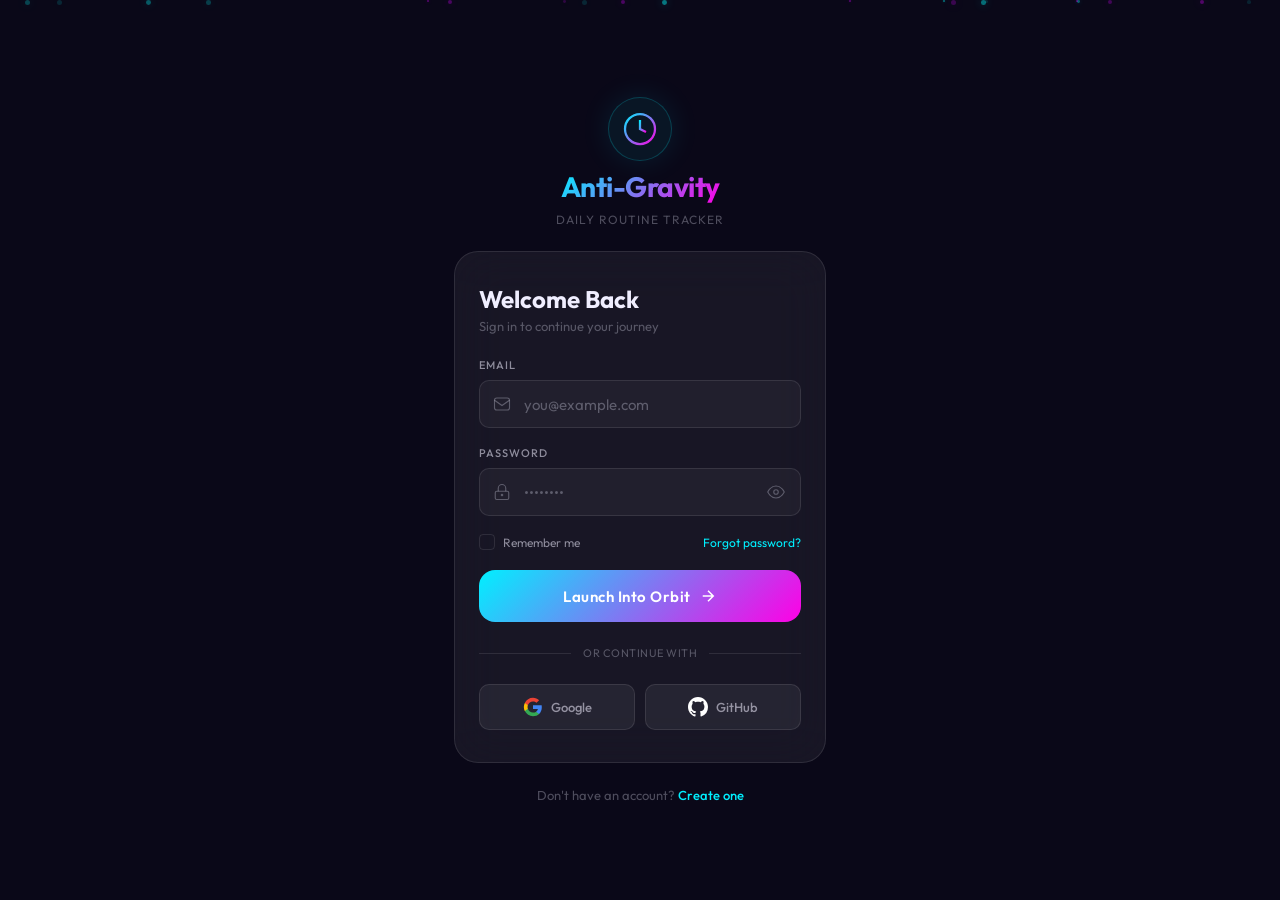
<file: index.html>
<!DOCTYPE html>
<html lang="en">

<head>
    <meta charset="UTF-8" />
    <meta name="viewport" content="width=device-width, initial-scale=1.0, maximum-scale=1.0, user-scalable=no" />
    <title>Anti-Gravity — Daily Routine Tracker</title>
    <meta name="description"
        content="A futuristic zero-gravity daily routine tracker with holographic data visualization and floating glassmorphism UI." />
    <link rel="preconnect" href="https://fonts.googleapis.com" />
    <link rel="preconnect" href="https://fonts.gstatic.com" crossorigin />
    <link href="https://fonts.googleapis.com/css2?family=Outfit:wght@300;400;500;600;700&display=swap"
        rel="stylesheet" />
    <link rel="stylesheet" href="style.css" />
</head>

<body>

    <!-- Floating particles container -->
    <div id="particles" aria-hidden="true"></div>

    <!-- App Shell -->
    <div class="app-shell">

        <!-- ═══════════════ HOME VIEW ═══════════════ -->
        <section id="view-home" class="view active">
            <header class="app-header">
                <div class="header-left">
                    <p class="header-date">WEDNESDAY, MAR 18</p>
                    <h1 class="header-greeting">Welcome Back!</h1>
                </div>
                <div class="header-avatar" id="header-avatar">
                    <svg width="22" height="22" viewBox="0 0 24 24" fill="none" stroke="currentColor"
                        stroke-width="1.5">
                        <circle cx="12" cy="8" r="4" />
                        <path d="M4 21c0-4.418 3.582-7 8-7s8 2.582 8 7" />
                    </svg>
                </div>
            </header>

            <!-- Daily Progress Ring -->
            <div class="home-hero">
                <div class="progress-ring-wrap">
                    <canvas id="progress-ring" width="160" height="160"></canvas>
                    <div class="progress-ring-label">
                        <span class="ring-pct" id="ring-pct">0%</span>
                        <span class="ring-sub">complete</span>
                    </div>
                </div>
                <div class="hero-info">
                    <div class="hero-quote" id="hero-quote">"Float above your limits."</div>
                    <div class="hero-focus" id="hero-focus">
                        <span class="focus-label">NEXT UP</span>
                        <span class="focus-task" id="focus-task">—</span>
                    </div>
                </div>
            </div>

            <!-- Stats Bar -->
            <div class="stats-bar" id="stats-bar">
                <div class="stat-item">
                    <span class="stat-value" id="stat-streak">0</span>
                    <span class="stat-label">Streak</span>
                </div>
                <div class="stat-divider"></div>
                <div class="stat-item">
                    <span class="stat-value" id="stat-done">0/0</span>
                    <span class="stat-label">Tasks</span>
                </div>
                <div class="stat-divider"></div>
                <div class="stat-item">
                    <span class="stat-value" id="stat-flow">0%</span>
                    <span class="stat-label">Flow</span>
                </div>
            </div>

            <!-- Recent Activity -->
            <div class="section-title">Recent Activity</div>
            <div class="activity-feed" id="activity-feed"></div>
        </section>

        <!-- ═══════════════ ROUTINE VIEW ═══════════════ -->
        <section id="view-routine" class="view">
            <header class="app-header">
                <div class="header-left">
                    <p class="header-date">WEDNESDAY, MAR 18</p>
                    <h1 class="header-greeting">My Routine</h1>
                </div>
            </header>
            <div class="task-list" id="task-list">
                <!-- Cards injected by JS -->
            </div>
        </section>

        <!-- ═══════════════ STATS VIEW ═══════════════ -->
        <section id="view-stats" class="view">
            <header class="app-header">
                <div class="header-left">
                    <p class="header-date">WEDNESDAY, MAR 18</p>
                    <h1 class="header-greeting">Statistics</h1>
                </div>
            </header>

            <!-- Pie Chart -->
            <div class="section-title">Category Balance</div>
            <div class="chart-container">
                <canvas id="pie-chart" width="260" height="260"></canvas>
                <div class="chart-glow" aria-hidden="true"></div>
            </div>
            <div class="chart-legend" id="chart-legend"></div>

            <!-- Bar Chart -->
            <div class="section-title" style="margin-top:24px;">Weekly Activity</div>
            <div class="chart-container chart-container-bar">
                <canvas id="bar-chart" width="340" height="180"></canvas>
            </div>

            <!-- Line Chart -->
            <div class="section-title" style="margin-top:24px;">Completion Trend</div>
            <div class="chart-container chart-container-bar">
                <canvas id="line-chart" width="340" height="180"></canvas>
            </div>

            <!-- Radar Chart -->
            <div class="section-title" style="margin-top:24px;">Category Radar</div>
            <div class="chart-container">
                <canvas id="radar-chart" width="260" height="260"></canvas>
            </div>

            <div class="stats-bar" id="stats-bar-2">
                <div class="stat-item">
                    <span class="stat-value" id="stat-streak-2">0</span>
                    <span class="stat-label">Streak</span>
                </div>
                <div class="stat-divider"></div>
                <div class="stat-item">
                    <span class="stat-value" id="stat-done-2">0/0</span>
                    <span class="stat-label">Tasks</span>
                </div>
                <div class="stat-divider"></div>
                <div class="stat-item">
                    <span class="stat-value" id="stat-flow-2">0%</span>
                    <span class="stat-label">Flow</span>
                </div>
            </div>
        </section>

        <!-- ═══════════════ PROFILE VIEW ═══════════════ -->
        <section id="view-profile" class="view">
            <header class="app-header">
                <div class="header-left">
                    <p class="header-date">WEDNESDAY, MAR 18</p>
                    <h1 class="header-greeting">Profile</h1>
                </div>
            </header>

            <!-- Profile Card -->
            <div class="profile-card">
                <div class="profile-avatar-lg">
                    <svg width="40" height="40" viewBox="0 0 24 24" fill="none" stroke="currentColor"
                        stroke-width="1.2">
                        <circle cx="12" cy="8" r="4" />
                        <path d="M4 21c0-4.418 3.582-7 8-7s8 2.582 8 7" />
                    </svg>
                </div>
                <h2 class="profile-name" id="profile-name">Space Traveler</h2>
                <p class="profile-sub" id="profile-email">Anti-Gravity Explorer</p>
            </div>

            <!-- Achievements -->
            <div class="section-title">Achievements</div>
            <div class="achievements-grid" id="achievements-grid"></div>

            <!-- Profile Stats -->
            <div class="section-title" style="margin-top:18px;">Lifetime Stats</div>
            <div class="profile-stats" id="profile-stats"></div>

            <!-- Settings -->
            <div class="section-title" style="margin-top:18px;">Settings</div>
            <div class="settings-list">
                <button class="settings-row" id="btn-reset">
                    <span>🔄 Reset All Tasks</span>
                    <svg width="16" height="16" viewBox="0 0 24 24" fill="none" stroke="currentColor" stroke-width="2">
                        <path d="M9 18l6-6-6-6" />
                    </svg>
                </button>
                <button class="settings-row" id="btn-clear-data">
                    <span>🗑 Clear All Data</span>
                    <svg width="16" height="16" viewBox="0 0 24 24" fill="none" stroke="currentColor" stroke-width="2">
                        <path d="M9 18l6-6-6-6" />
                    </svg>
                </button>
                <button class="settings-row settings-logout" id="btn-logout">
                    <span>🚪 Log Out</span>
                    <svg width="16" height="16" viewBox="0 0 24 24" fill="none" stroke="currentColor" stroke-width="2">
                        <path d="M9 18l6-6-6-6" />
                    </svg>
                </button>
            </div>
        </section>

        <!-- ═══════════════ ADD TASK MODAL ═══════════════ -->
        <div class="modal-overlay" id="modal-overlay">
            <div class="modal-card">
                <div class="modal-header">
                    <h2>New Task</h2>
                    <button class="modal-close" id="modal-close" aria-label="Close modal">
                        <svg width="18" height="18" viewBox="0 0 24 24" fill="none" stroke="currentColor"
                            stroke-width="2">
                            <path d="M18 6L6 18M6 6l12 12" />
                        </svg>
                    </button>
                </div>
                <form id="task-form" autocomplete="off">
                    <div class="form-group">
                        <label for="task-title">Task Name</label>
                        <input type="text" id="task-title" placeholder="e.g. Morning Yoga" required />
                    </div>
                    <div class="form-row">
                        <div class="form-group">
                            <label for="task-time">Time</label>
                            <input type="time" id="task-time" required />
                        </div>
                        <div class="form-group">
                            <label for="task-duration">Duration (min)</label>
                            <input type="number" id="task-duration" min="1" max="480" value="30" />
                        </div>
                    </div>
                    <div class="form-group">
                        <label>Category</label>
                        <div class="category-picker" id="category-picker">
                            <button type="button" class="cat-btn active" data-cat="Productivity">🚀
                                Productivity</button>
                            <button type="button" class="cat-btn" data-cat="Wellness">🧘 Wellness</button>
                            <button type="button" class="cat-btn" data-cat="Mindfulness">🧠 Mindfulness</button>
                            <button type="button" class="cat-btn" data-cat="Leisure">🎮 Leisure</button>
                        </div>
                    </div>
                    <button type="submit" class="btn-submit" id="btn-submit">
                        <span>Launch Task</span>
                        <svg width="18" height="18" viewBox="0 0 24 24" fill="none" stroke="currentColor"
                            stroke-width="2">
                            <path d="M12 19V5M5 12l7-7 7 7" />
                        </svg>
                    </button>
                </form>
            </div>
        </div>

        <!-- ═══════════════ BOTTOM NAV ═══════════════ -->
        <nav class="bottom-nav" id="bottom-nav">
            <button class="nav-btn active" data-view="view-home" id="nav-home">
                <svg width="22" height="22" viewBox="0 0 24 24" fill="none" stroke="currentColor" stroke-width="1.5">
                    <path d="M3 12l9-9 9 9" />
                    <path
                        d="M5 10v10a1 1 0 001 1h3a1 1 0 001-1v-4a1 1 0 011-1h2a1 1 0 011 1v4a1 1 0 001 1h3a1 1 0 001-1V10" />
                </svg>
                <span>Home</span>
            </button>
            <button class="nav-btn" data-view="view-routine" id="nav-routine">
                <svg width="22" height="22" viewBox="0 0 24 24" fill="none" stroke="currentColor" stroke-width="1.5">
                    <rect x="3" y="4" width="18" height="18" rx="2" />
                    <path d="M16 2v4M8 2v4M3 10h18" />
                </svg>
                <span>Routine</span>
            </button>
            <button class="nav-btn nav-add" id="nav-add" aria-label="Add new task">
                <div class="nav-add-circle">
                    <svg width="26" height="26" viewBox="0 0 24 24" fill="none" stroke="currentColor" stroke-width="2">
                        <path d="M12 5v14M5 12h14" />
                    </svg>
                </div>
            </button>
            <button class="nav-btn" data-view="view-stats" id="nav-stats">
                <svg width="22" height="22" viewBox="0 0 24 24" fill="none" stroke="currentColor" stroke-width="1.5">
                    <path d="M18 20V10M12 20V4M6 20v-6" />
                </svg>
                <span>Statistics</span>
            </button>
            <button class="nav-btn" data-view="view-profile" id="nav-profile">
                <svg width="22" height="22" viewBox="0 0 24 24" fill="none" stroke="currentColor" stroke-width="1.5">
                    <circle cx="12" cy="8" r="4" />
                    <path d="M4 21c0-4.418 3.582-7 8-7s8 2.582 8 7" />
                </svg>
                <span>Profile</span>
            </button>
        </nav>
    </div>

    <script src="app.js"></script>
</body>

</html>
</file>
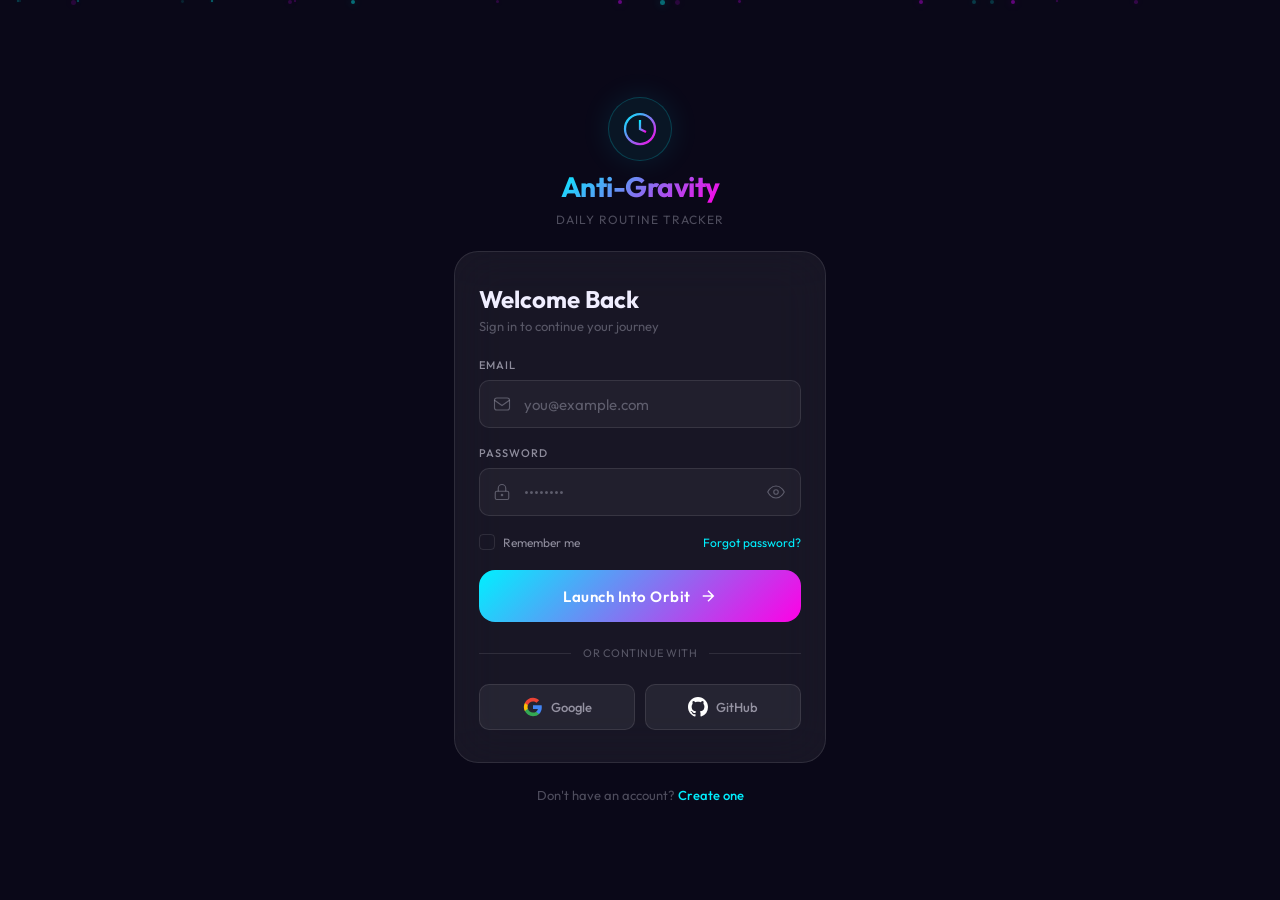
<file: login.html>
<!DOCTYPE html>
<html lang="en">

<head>
    <meta charset="UTF-8" />
    <meta name="viewport" content="width=device-width, initial-scale=1.0, maximum-scale=1.0, user-scalable=no" />
    <title>Anti-Gravity — Login</title>
    <meta name="description" content="Sign in to your Anti-Gravity routine tracker." />
    <link rel="preconnect" href="https://fonts.googleapis.com" />
    <link rel="preconnect" href="https://fonts.gstatic.com" crossorigin />
    <link href="https://fonts.googleapis.com/css2?family=Outfit:wght@300;400;500;600;700&display=swap"
        rel="stylesheet" />
    <link rel="stylesheet" href="auth.css" />
</head>

<body>

    <!-- Floating particles -->
    <div id="particles" aria-hidden="true"></div>

    <div class="auth-shell">

        <!-- Logo / Brand -->
        <div class="auth-brand">
            <div class="brand-icon">
                <svg width="36" height="36" viewBox="0 0 24 24" fill="none" stroke="url(#grad)" stroke-width="1.5">
                    <defs>
                        <linearGradient id="grad" x1="0" y1="0" x2="1" y2="1">
                            <stop offset="0%" stop-color="#00f0ff" />
                            <stop offset="100%" stop-color="#ff00e5" />
                        </linearGradient>
                    </defs>
                    <circle cx="12" cy="12" r="10" />
                    <path d="M12 6v6l4 2" />
                </svg>
            </div>
            <h1 class="brand-title">Anti-Gravity</h1>
            <p class="brand-sub">Daily Routine Tracker</p>
        </div>

        <!-- Login Card -->
        <div class="auth-card">
            <h2 class="auth-heading">Welcome Back</h2>
            <p class="auth-subtext">Sign in to continue your journey</p>

            <form id="login-form" autocomplete="off">
                <div class="form-group">
                    <label for="login-email">Email</label>
                    <div class="input-wrap">
                        <svg class="input-icon" width="18" height="18" viewBox="0 0 24 24" fill="none"
                            stroke="currentColor" stroke-width="1.5">
                            <rect x="2" y="4" width="20" height="16" rx="3" />
                            <path d="M2 7l10 7 10-7" />
                        </svg>
                        <input type="email" id="login-email" placeholder="you@example.com" required />
                    </div>
                </div>

                <div class="form-group">
                    <label for="login-password">Password</label>
                    <div class="input-wrap">
                        <svg class="input-icon" width="18" height="18" viewBox="0 0 24 24" fill="none"
                            stroke="currentColor" stroke-width="1.5">
                            <rect x="3" y="11" width="18" height="11" rx="2" />
                            <path d="M7 11V7a5 5 0 0110 0v4" />
                            <circle cx="12" cy="16" r="1" />
                        </svg>
                        <input type="password" id="login-password" placeholder="••••••••" required />
                        <button type="button" class="toggle-pw" id="toggle-pw" aria-label="Show password">
                            <svg width="18" height="18" viewBox="0 0 24 24" fill="none" stroke="currentColor"
                                stroke-width="1.5">
                                <path d="M1 12s4-8 11-8 11 8 11 8-4 8-11 8-11-8-11-8z" />
                                <circle cx="12" cy="12" r="3" />
                            </svg>
                        </button>
                    </div>
                </div>

                <div class="form-options">
                    <label class="checkbox-label">
                        <input type="checkbox" id="remember-me" />
                        <span class="custom-check"></span>
                        Remember me
                    </label>
                    <a href="#" class="forgot-link">Forgot password?</a>
                </div>

                <button type="submit" class="btn-auth" id="btn-login">
                    <span>Launch Into Orbit</span>
                    <svg width="18" height="18" viewBox="0 0 24 24" fill="none" stroke="currentColor" stroke-width="2">
                        <path d="M5 12h14M12 5l7 7-7 7" />
                    </svg>
                </button>
            </form>

            <!-- Divider -->
            <div class="auth-divider">
                <span>or continue with</span>
            </div>

            <!-- Social login -->
            <div class="social-row">
                <button class="social-btn" type="button" aria-label="Sign in with Google">
                    <svg width="20" height="20" viewBox="0 0 24 24">
                        <path
                            d="M22.56 12.25c0-.78-.07-1.53-.2-2.25H12v4.26h5.92a5.06 5.06 0 01-2.2 3.32v2.77h3.57c2.08-1.92 3.28-4.74 3.28-8.1z"
                            fill="#4285F4" />
                        <path
                            d="M12 23c2.97 0 5.46-.98 7.28-2.66l-3.57-2.77c-.98.66-2.23 1.06-3.71 1.06-2.86 0-5.29-1.93-6.16-4.53H2.18v2.84C3.99 20.53 7.7 23 12 23z"
                            fill="#34A853" />
                        <path
                            d="M5.84 14.09c-.22-.66-.35-1.36-.35-2.09s.13-1.43.35-2.09V7.07H2.18C1.43 8.55 1 10.22 1 12s.43 3.45 1.18 4.93l2.85-2.22.81-.62z"
                            fill="#FBBC05" />
                        <path
                            d="M12 5.38c1.62 0 3.06.56 4.21 1.64l3.15-3.15C17.45 2.09 14.97 1 12 1 7.7 1 3.99 3.47 2.18 7.07l3.66 2.84c.87-2.6 3.3-4.53 6.16-4.53z"
                            fill="#EA4335" />
                    </svg>
                    Google
                </button>
                <button class="social-btn" type="button" aria-label="Sign in with GitHub">
                    <svg width="20" height="20" viewBox="0 0 24 24" fill="#fff">
                        <path
                            d="M12 0C5.37 0 0 5.37 0 12c0 5.31 3.435 9.795 8.205 11.385.6.105.825-.255.825-.57 0-.285-.015-1.23-.015-2.235-3.015.555-3.795-.735-4.035-1.41-.135-.345-.72-1.41-1.23-1.695-.42-.225-1.02-.78-.015-.795.945-.015 1.62.87 1.845 1.23 1.08 1.815 2.805 1.305 3.495.99.105-.78.42-1.305.765-1.605-2.67-.3-5.46-1.335-5.46-5.925 0-1.305.465-2.385 1.23-3.225-.12-.3-.54-1.53.12-3.18 0 0 1.005-.315 3.3 1.23.96-.27 1.98-.405 3-.405s2.04.135 3 .405c2.295-1.56 3.3-1.23 3.3-1.23.66 1.65.24 2.88.12 3.18.765.84 1.23 1.905 1.23 3.225 0 4.605-2.805 5.625-5.475 5.925.435.375.81 1.095.81 2.22 0 1.605-.015 2.895-.015 3.3 0 .315.225.69.825.57A12.02 12.02 0 0024 12c0-6.63-5.37-12-12-12z" />
                    </svg>
                    GitHub
                </button>
            </div>
        </div>

        <!-- Sign Up Link -->
        <p class="auth-footer">
            Don't have an account? <a href="signup.html" class="auth-link">Create one</a>
        </p>
    </div>

    <script src="auth.js"></script>
</body>

</html>
</file>
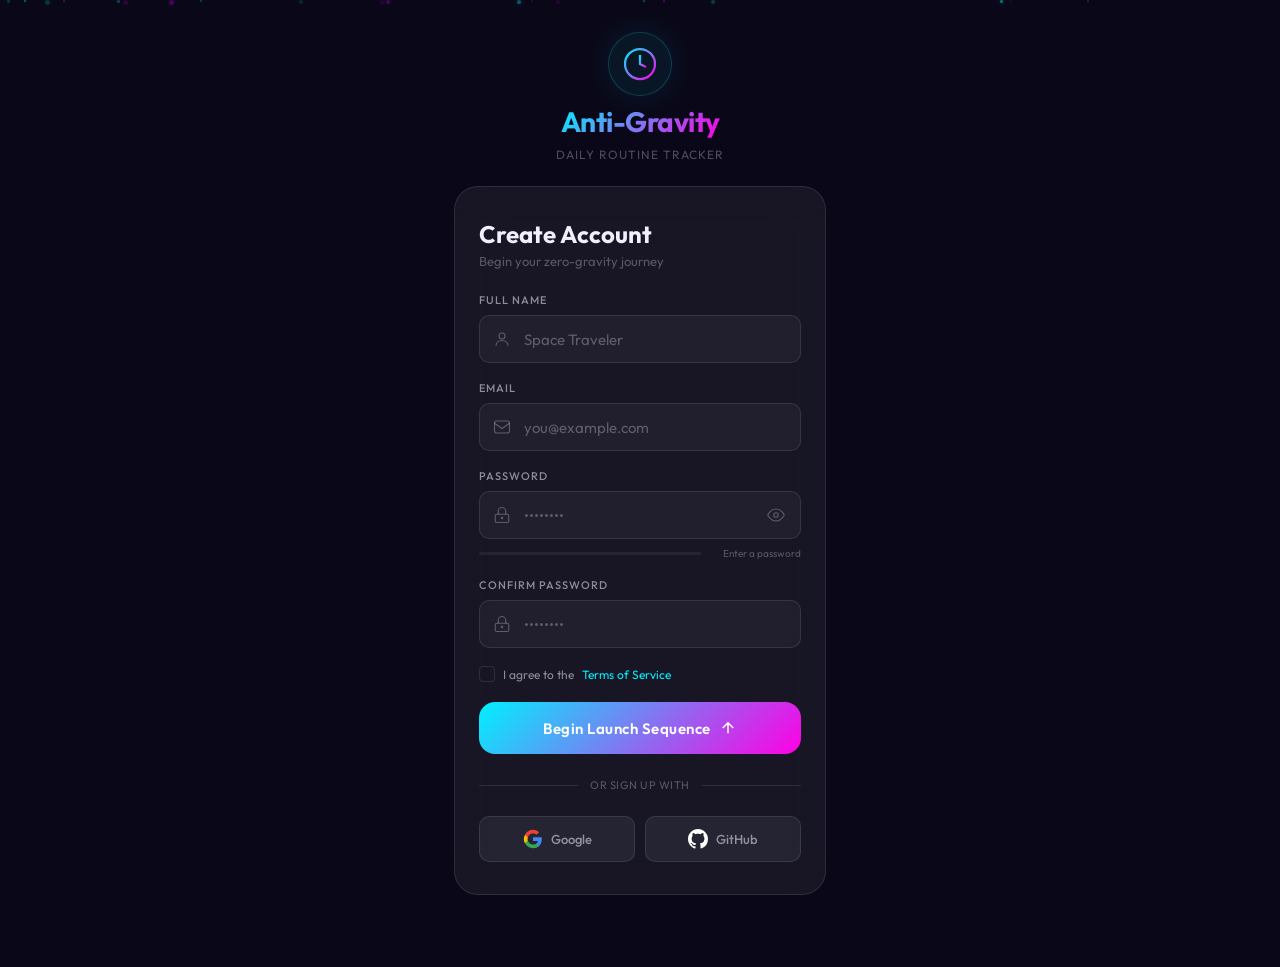
<file: signup.html>
<!DOCTYPE html>
<html lang="en">

<head>
    <meta charset="UTF-8" />
    <meta name="viewport" content="width=device-width, initial-scale=1.0, maximum-scale=1.0, user-scalable=no" />
    <title>Anti-Gravity — Sign Up</title>
    <meta name="description" content="Create your Anti-Gravity routine tracker account." />
    <link rel="preconnect" href="https://fonts.googleapis.com" />
    <link rel="preconnect" href="https://fonts.gstatic.com" crossorigin />
    <link href="https://fonts.googleapis.com/css2?family=Outfit:wght@300;400;500;600;700&display=swap"
        rel="stylesheet" />
    <link rel="stylesheet" href="auth.css" />
</head>

<body>

    <div id="particles" aria-hidden="true"></div>

    <div class="auth-shell">

        <!-- Brand -->
        <div class="auth-brand">
            <div class="brand-icon">
                <svg width="36" height="36" viewBox="0 0 24 24" fill="none" stroke="url(#grad)" stroke-width="1.5">
                    <defs>
                        <linearGradient id="grad" x1="0" y1="0" x2="1" y2="1">
                            <stop offset="0%" stop-color="#00f0ff" />
                            <stop offset="100%" stop-color="#ff00e5" />
                        </linearGradient>
                    </defs>
                    <circle cx="12" cy="12" r="10" />
                    <path d="M12 6v6l4 2" />
                </svg>
            </div>
            <h1 class="brand-title">Anti-Gravity</h1>
            <p class="brand-sub">Daily Routine Tracker</p>
        </div>

        <!-- Sign Up Card -->
        <div class="auth-card">
            <h2 class="auth-heading">Create Account</h2>
            <p class="auth-subtext">Begin your zero-gravity journey</p>

            <form id="signup-form" autocomplete="off">
                <div class="form-group">
                    <label for="signup-name">Full Name</label>
                    <div class="input-wrap">
                        <svg class="input-icon" width="18" height="18" viewBox="0 0 24 24" fill="none"
                            stroke="currentColor" stroke-width="1.5">
                            <circle cx="12" cy="8" r="4" />
                            <path d="M4 21c0-4.418 3.582-7 8-7s8 2.582 8 7" />
                        </svg>
                        <input type="text" id="signup-name" placeholder="Space Traveler" required />
                    </div>
                </div>

                <div class="form-group">
                    <label for="signup-email">Email</label>
                    <div class="input-wrap">
                        <svg class="input-icon" width="18" height="18" viewBox="0 0 24 24" fill="none"
                            stroke="currentColor" stroke-width="1.5">
                            <rect x="2" y="4" width="20" height="16" rx="3" />
                            <path d="M2 7l10 7 10-7" />
                        </svg>
                        <input type="email" id="signup-email" placeholder="you@example.com" required />
                    </div>
                </div>

                <div class="form-group">
                    <label for="signup-password">Password</label>
                    <div class="input-wrap">
                        <svg class="input-icon" width="18" height="18" viewBox="0 0 24 24" fill="none"
                            stroke="currentColor" stroke-width="1.5">
                            <rect x="3" y="11" width="18" height="11" rx="2" />
                            <path d="M7 11V7a5 5 0 0110 0v4" />
                            <circle cx="12" cy="16" r="1" />
                        </svg>
                        <input type="password" id="signup-password" placeholder="••••••••" required minlength="6" />
                        <button type="button" class="toggle-pw" id="toggle-pw" aria-label="Show password">
                            <svg width="18" height="18" viewBox="0 0 24 24" fill="none" stroke="currentColor"
                                stroke-width="1.5">
                                <path d="M1 12s4-8 11-8 11 8 11 8-4 8-11 8-11-8-11-8z" />
                                <circle cx="12" cy="12" r="3" />
                            </svg>
                        </button>
                    </div>
                    <!-- Password strength -->
                    <div class="pw-strength" id="pw-strength">
                        <div class="pw-bar">
                            <div class="pw-fill" id="pw-fill"></div>
                        </div>
                        <span class="pw-label" id="pw-label">Enter a password</span>
                    </div>
                </div>

                <div class="form-group">
                    <label for="signup-confirm">Confirm Password</label>
                    <div class="input-wrap">
                        <svg class="input-icon" width="18" height="18" viewBox="0 0 24 24" fill="none"
                            stroke="currentColor" stroke-width="1.5">
                            <rect x="3" y="11" width="18" height="11" rx="2" />
                            <path d="M7 11V7a5 5 0 0110 0v4" />
                            <circle cx="12" cy="16" r="1" />
                        </svg>
                        <input type="password" id="signup-confirm" placeholder="••••••••" required />
                    </div>
                </div>

                <div class="form-options">
                    <label class="checkbox-label">
                        <input type="checkbox" id="agree-terms" required />
                        <span class="custom-check"></span>
                        I agree to the <a href="#" class="forgot-link">Terms of Service</a>
                    </label>
                </div>

                <button type="submit" class="btn-auth" id="btn-signup">
                    <span>Begin Launch Sequence</span>
                    <svg width="18" height="18" viewBox="0 0 24 24" fill="none" stroke="currentColor" stroke-width="2">
                        <path d="M12 19V5M5 12l7-7 7 7" />
                    </svg>
                </button>
            </form>

            <!-- Divider -->
            <div class="auth-divider">
                <span>or sign up with</span>
            </div>

            <!-- Social -->
            <div class="social-row">
                <button class="social-btn" type="button" aria-label="Sign up with Google">
                    <svg width="20" height="20" viewBox="0 0 24 24">
                        <path
                            d="M22.56 12.25c0-.78-.07-1.53-.2-2.25H12v4.26h5.92a5.06 5.06 0 01-2.2 3.32v2.77h3.57c2.08-1.92 3.28-4.74 3.28-8.1z"
                            fill="#4285F4" />
                        <path
                            d="M12 23c2.97 0 5.46-.98 7.28-2.66l-3.57-2.77c-.98.66-2.23 1.06-3.71 1.06-2.86 0-5.29-1.93-6.16-4.53H2.18v2.84C3.99 20.53 7.7 23 12 23z"
                            fill="#34A853" />
                        <path
                            d="M5.84 14.09c-.22-.66-.35-1.36-.35-2.09s.13-1.43.35-2.09V7.07H2.18C1.43 8.55 1 10.22 1 12s.43 3.45 1.18 4.93l2.85-2.22.81-.62z"
                            fill="#FBBC05" />
                        <path
                            d="M12 5.38c1.62 0 3.06.56 4.21 1.64l3.15-3.15C17.45 2.09 14.97 1 12 1 7.7 1 3.99 3.47 2.18 7.07l3.66 2.84c.87-2.6 3.3-4.53 6.16-4.53z"
                            fill="#EA4335" />
                    </svg>
                    Google
                </button>
                <button class="social-btn" type="button" aria-label="Sign up with GitHub">
                    <svg width="20" height="20" viewBox="0 0 24 24" fill="#fff">
                        <path
                            d="M12 0C5.37 0 0 5.37 0 12c0 5.31 3.435 9.795 8.205 11.385.6.105.825-.255.825-.57 0-.285-.015-1.23-.015-2.235-3.015.555-3.795-.735-4.035-1.41-.135-.345-.72-1.41-1.23-1.695-.42-.225-1.02-.78-.015-.795.945-.015 1.62.87 1.845 1.23 1.08 1.815 2.805 1.305 3.495.99.105-.78.42-1.305.765-1.605-2.67-.3-5.46-1.335-5.46-5.925 0-1.305.465-2.385 1.23-3.225-.12-.3-.54-1.53.12-3.18 0 0 1.005-.315 3.3 1.23.96-.27 1.98-.405 3-.405s2.04.135 3 .405c2.295-1.56 3.3-1.23 3.3-1.23.66 1.65.24 2.88.12 3.18.765.84 1.23 1.905 1.23 3.225 0 4.605-2.805 5.625-5.475 5.925.435.375.81 1.095.81 2.22 0 1.605-.015 2.895-.015 3.3 0 .315.225.69.825.57A12.02 12.02 0 0024 12c0-6.63-5.37-12-12-12z" />
                    </svg>
                    GitHub
                </button>
            </div>
        </div>

        <!-- Login Link -->
        <p class="auth-footer">
            Already have an account? <a href="login.html" class="auth-link">Sign in</a>
        </p>
    </div>

    <script src="auth.js"></script>
</body>

</html>
</file>
<file: style.css>
*,
*::before,
*::after {
    margin: 0;
    padding: 0;
    box-sizing: border-box
}

:root {
    --bg-deep: #0a0818;
    --bg-indigo: #0f0c29;
    --bg-violet: #302b63;
    --bg-purple: #24243e;
    --glass-bg: rgba(255, 255, 255, 0.06);
    --glass-border: rgba(255, 255, 255, 0.10);
    --glass-hover: rgba(255, 255, 255, 0.10);
    --cyan: #00f0ff;
    --magenta: #ff00e5;
    --neon-green: #39ff14;
    --soft-blue: #7eb8f7;
    --soft-pink: #f7a8d5;
    --text-primary: #f0eeff;
    --text-secondary: rgba(240, 238, 255, 0.55);
    --text-dim: rgba(240, 238, 255, 0.3);
    --radius-sm: 10px;
    --radius-md: 16px;
    --radius-lg: 24px;
    --radius-xl: 32px;
    --shadow-glow-cyan: 0 0 20px rgba(0, 240, 255, 0.35), 0 0 60px rgba(0, 240, 255, 0.12);
    --font: 'Outfit', -apple-system, 'Segoe UI', sans-serif;
    --nav-height: 72px;
}

html,
body {
    width: 100%;
    height: 100%;
    font-family: var(--font);
    background: var(--bg-deep);
    color: var(--text-primary);
    overflow: hidden;
    -webkit-font-smoothing: antialiased
}

body::before {
    content: '';
    position: fixed;
    inset: 0;
    background: radial-gradient(ellipse 80% 60% at 50% 0%, rgba(48, 43, 99, 0.8) 0%, transparent 70%),
        radial-gradient(ellipse 60% 50% at 80% 100%, rgba(88, 28, 135, 0.4) 0%, transparent 60%),
        radial-gradient(ellipse 50% 40% at 10% 80%, rgba(15, 12, 41, 0.9) 0%, transparent 50%),
        linear-gradient(180deg, var(--bg-indigo) 0%, var(--bg-violet) 45%, var(--bg-purple) 100%);
    z-index: -2
}

body::after {
    content: '';
    position: fixed;
    inset: 0;
    background-image: radial-gradient(1px 1px at 10% 20%, rgba(255, 255, 255, 0.4) 50%, transparent 100%),
        radial-gradient(1px 1px at 30% 65%, rgba(255, 255, 255, 0.3) 50%, transparent 100%),
        radial-gradient(1.5px 1.5px at 55% 15%, rgba(255, 255, 255, 0.5) 50%, transparent 100%),
        radial-gradient(1px 1px at 70% 80%, rgba(255, 255, 255, 0.25) 50%, transparent 100%),
        radial-gradient(1px 1px at 85% 35%, rgba(255, 255, 255, 0.35) 50%, transparent 100%);
    z-index: -1;
    animation: twinkle 6s ease-in-out infinite alternate
}

@keyframes twinkle {
    0% {
        opacity: .6
    }

    100% {
        opacity: 1
    }
}

#particles {
    position: fixed;
    inset: 0;
    z-index: 0;
    pointer-events: none;
    overflow: hidden
}

.particle {
    position: absolute;
    border-radius: 50%;
    pointer-events: none;
    animation: particleFloat linear infinite;
    will-change: transform, opacity
}

@keyframes particleFloat {
    0% {
        transform: translateY(100vh) translateX(0) scale(.3);
        opacity: 0
    }

    10% {
        opacity: 1
    }

    90% {
        opacity: 1
    }

    100% {
        transform: translateY(-10vh) translateX(var(--drift)) scale(1);
        opacity: 0
    }
}

.app-shell {
    position: relative;
    width: 100%;
    max-width: 430px;
    height: 100%;
    margin: 0 auto;
    z-index: 1;
    display: flex;
    flex-direction: column;
    overflow: hidden
}

.view {
    display: none;
    flex-direction: column;
    flex: 1;
    overflow-y: auto;
    overflow-x: hidden;
    padding: 16px 20px;
    padding-bottom: calc(var(--nav-height) + 24px);
    scrollbar-width: none
}

.view::-webkit-scrollbar {
    display: none
}

.view.active {
    display: flex;
    animation: viewFadeIn .4s ease
}

@keyframes viewFadeIn {
    from {
        opacity: 0;
        transform: translateY(12px)
    }

    to {
        opacity: 1;
        transform: translateY(0)
    }
}

.app-header {
    display: flex;
    justify-content: space-between;
    align-items: flex-start;
    padding: 12px 0 20px
}

.header-date {
    font-size: 11px;
    font-weight: 500;
    letter-spacing: 1.5px;
    color: var(--text-secondary);
    text-transform: uppercase
}

.header-greeting {
    font-size: 26px;
    font-weight: 700;
    margin-top: 2px;
    background: linear-gradient(135deg, var(--text-primary) 0%, var(--soft-blue) 100%);
    -webkit-background-clip: text;
    -webkit-text-fill-color: transparent;
    background-clip: text
}

.header-avatar {
    width: 42px;
    height: 42px;
    border-radius: 50%;
    background: var(--glass-bg);
    border: 1px solid var(--glass-border);
    display: flex;
    align-items: center;
    justify-content: center;
    color: var(--text-secondary);
    backdrop-filter: blur(10px);
    -webkit-backdrop-filter: blur(10px);
    cursor: pointer;
    transition: border-color .3s, box-shadow .3s
}

.header-avatar:hover {
    border-color: var(--cyan);
    box-shadow: var(--shadow-glow-cyan)
}

/* ── Section Title ────── */
.section-title {
    font-size: 12px;
    font-weight: 600;
    letter-spacing: 1.2px;
    color: var(--text-secondary);
    text-transform: uppercase;
    margin: 16px 0 10px
}

/* ══════════════════════════════
   HOME — Hero Section
   ══════════════════════════════ */
.home-hero {
    display: flex;
    align-items: center;
    gap: 20px;
    background: var(--glass-bg);
    border: 1px solid var(--glass-border);
    border-radius: var(--radius-md);
    padding: 20px;
    backdrop-filter: blur(16px);
    -webkit-backdrop-filter: blur(16px)
}

.progress-ring-wrap {
    position: relative;
    width: 100px;
    height: 100px;
    flex-shrink: 0
}

#progress-ring {
    width: 100px;
    height: 100px
}

.progress-ring-label {
    position: absolute;
    inset: 0;
    display: flex;
    flex-direction: column;
    align-items: center;
    justify-content: center;
    pointer-events: none
}

.ring-pct {
    font-size: 22px;
    font-weight: 700;
    background: linear-gradient(135deg, var(--cyan), var(--magenta));
    -webkit-background-clip: text;
    -webkit-text-fill-color: transparent;
    background-clip: text
}

.ring-sub {
    font-size: 9px;
    color: var(--text-dim);
    text-transform: uppercase;
    letter-spacing: 1px
}

.hero-info {
    display: flex;
    flex-direction: column;
    gap: 12px;
    flex: 1;
    min-width: 0
}

.hero-quote {
    font-size: 14px;
    font-weight: 300;
    font-style: italic;
    color: var(--text-secondary);
    line-height: 1.4
}

.hero-focus {
    display: flex;
    flex-direction: column;
    gap: 2px
}

.focus-label {
    font-size: 9px;
    font-weight: 600;
    letter-spacing: 1.2px;
    color: var(--cyan);
    text-transform: uppercase
}

.focus-task {
    font-size: 14px;
    font-weight: 500;
    color: var(--text-primary);
    white-space: nowrap;
    overflow: hidden;
    text-overflow: ellipsis
}

/* Activity Feed */
.activity-feed {
    display: flex;
    flex-direction: column;
    gap: 8px
}

.activity-item {
    display: flex;
    align-items: center;
    gap: 12px;
    background: var(--glass-bg);
    border: 1px solid var(--glass-border);
    border-radius: var(--radius-sm);
    padding: 12px 14px;
    backdrop-filter: blur(10px);
    -webkit-backdrop-filter: blur(10px)
}

.activity-dot {
    width: 8px;
    height: 8px;
    border-radius: 50%;
    flex-shrink: 0
}

.activity-text {
    font-size: 13px;
    color: var(--text-secondary);
    flex: 1
}

.activity-time {
    font-size: 11px;
    color: var(--text-dim);
    flex-shrink: 0
}

/* ══════════════════════════════
   ROUTINE — Task Cards
   ══════════════════════════════ */
.task-list {
    display: flex;
    flex-direction: column;
    gap: 14px;
    flex: 1
}

.task-card {
    position: relative;
    background: var(--glass-bg);
    border: 1px solid var(--glass-border);
    border-radius: var(--radius-md);
    padding: 18px 18px 16px;
    backdrop-filter: blur(20px);
    -webkit-backdrop-filter: blur(20px);
    cursor: pointer;
    transition: transform .5s cubic-bezier(.34, 1.56, .64, 1), box-shadow .4s ease, border-color .4s ease, opacity .5s ease, background .3s ease;
    animation: cardEntrance .5s cubic-bezier(.34, 1.56, .64, 1) both;
    will-change: transform, opacity
}

.task-card:nth-child(1) {
    animation-delay: 0s
}

.task-card:nth-child(2) {
    animation-delay: .07s
}

.task-card:nth-child(3) {
    animation-delay: .14s
}

.task-card:nth-child(4) {
    animation-delay: .21s
}

.task-card:nth-child(5) {
    animation-delay: .28s
}

.task-card:nth-child(6) {
    animation-delay: .35s
}

@keyframes cardEntrance {
    from {
        opacity: 0;
        transform: translateY(30px) scale(.95)
    }

    to {
        opacity: 1;
        transform: translateY(0) scale(1)
    }
}

.task-card:hover {
    background: var(--glass-hover);
    transform: translateY(-2px)
}

/* Card Layout — flex row for top */
.card-top {
    display: flex;
    justify-content: space-between;
    align-items: center;
    margin-bottom: 6px
}

.card-time {
    font-size: 22px;
    font-weight: 600;
    letter-spacing: -.5px
}

.card-actions {
    display: flex;
    align-items: center;
    gap: 10px
}

.card-status {
    font-size: 11px;
    font-weight: 500;
    letter-spacing: .8px;
    text-transform: uppercase;
    color: var(--text-secondary)
}

.card-title {
    font-size: 14px;
    font-weight: 400;
    color: var(--text-secondary);
    margin-bottom: 2px
}

.card-duration {
    font-size: 11px;
    color: var(--text-dim)
}

/* Checkbox — in card-actions, NOT overlapping delete */
.card-checkbox {
    width: 28px;
    height: 28px;
    border-radius: 50%;
    border: 1.5px solid var(--glass-border);
    background: transparent;
    display: flex;
    align-items: center;
    justify-content: center;
    transition: all .35s ease;
    flex-shrink: 0;
    cursor: pointer;
    color: transparent
}

.card-checkbox svg {
    width: 14px;
    height: 14px;
    stroke-width: 3;
    transition: all .3s ease
}

/* Delete — in card-actions, next to checkbox */
.card-delete {
    width: 28px;
    height: 28px;
    border-radius: 50%;
    border: 1px solid rgba(255, 60, 80, 0.2);
    background: rgba(255, 60, 80, 0.08);
    color: rgba(255, 100, 100, 0.5);
    cursor: pointer;
    display: flex;
    align-items: center;
    justify-content: center;
    opacity: 0;
    transition: opacity .25s ease, background .2s, color .2s;
    font-size: 16px;
    line-height: 1;
    flex-shrink: 0
}

.task-card:hover .card-delete {
    opacity: 1
}

.card-delete:hover {
    background: rgba(255, 60, 80, 0.3);
    color: #ff6060;
    border-color: rgba(255, 60, 80, 0.4)
}

/* Completed */
.task-card.completed {
    border-color: rgba(0, 240, 255, 0.3);
    box-shadow: var(--shadow-glow-cyan);
    animation: floatUpGlow 1.8s ease forwards
}

.task-card.completed .card-checkbox {
    border-color: var(--cyan);
    background: rgba(0, 240, 255, 0.2);
    color: var(--cyan);
    box-shadow: 0 0 12px rgba(0, 240, 255, 0.4)
}

.task-card.completed .card-status {
    color: var(--cyan)
}

@keyframes floatUpGlow {
    0% {
        transform: translateY(0) scale(1);
        box-shadow: var(--shadow-glow-cyan)
    }

    40% {
        transform: translateY(-8px) scale(1.015);
        box-shadow: 0 0 30px rgba(0, 240, 255, 0.45), 0 0 80px rgba(0, 240, 255, 0.15)
    }

    100% {
        transform: translateY(-4px) scale(1.005);
        box-shadow: var(--shadow-glow-cyan)
    }
}

.task-card.completed.levitate {
    animation: gentleLevitate 4s ease-in-out infinite
}

@keyframes gentleLevitate {

    0%,
    100% {
        transform: translateY(-4px)
    }

    50% {
        transform: translateY(-12px)
    }
}

/* Category Badge */
.card-category {
    display: inline-block;
    font-size: 10px;
    font-weight: 500;
    letter-spacing: .5px;
    padding: 3px 10px;
    border-radius: 20px;
    margin-top: 8px;
    text-transform: uppercase
}

.card-category[data-cat="Productivity"] {
    background: rgba(0, 240, 255, 0.12);
    color: var(--cyan);
    border: 1px solid rgba(0, 240, 255, 0.2)
}

.card-category[data-cat="Wellness"] {
    background: rgba(57, 255, 20, 0.1);
    color: var(--neon-green);
    border: 1px solid rgba(57, 255, 20, 0.2)
}

.card-category[data-cat="Mindfulness"] {
    background: rgba(126, 184, 247, 0.12);
    color: var(--soft-blue);
    border: 1px solid rgba(126, 184, 247, 0.2)
}

.card-category[data-cat="Leisure"] {
    background: rgba(247, 168, 213, 0.12);
    color: var(--soft-pink);
    border: 1px solid rgba(247, 168, 213, 0.2)
}

/* ══════════════════════════════
   STATS — Charts
   ══════════════════════════════ */
.stats-bar {
    display: flex;
    align-items: center;
    justify-content: center;
    background: var(--glass-bg);
    border: 1px solid var(--glass-border);
    border-radius: var(--radius-md);
    padding: 14px 20px;
    backdrop-filter: blur(16px);
    -webkit-backdrop-filter: blur(16px);
    margin-top: 18px;
    flex-shrink: 0
}

.stat-item {
    flex: 1;
    display: flex;
    flex-direction: column;
    align-items: center;
    gap: 2px
}

.stat-value {
    font-size: 18px;
    font-weight: 700;
    background: linear-gradient(135deg, var(--cyan) 0%, var(--magenta) 100%);
    -webkit-background-clip: text;
    -webkit-text-fill-color: transparent;
    background-clip: text
}

.stat-label {
    font-size: 10px;
    font-weight: 500;
    color: var(--text-dim);
    text-transform: uppercase;
    letter-spacing: 1px
}

.stat-divider {
    width: 1px;
    height: 28px;
    background: var(--glass-border)
}

.chart-container {
    position: relative;
    display: flex;
    align-items: center;
    justify-content: center;
    padding: 20px 0;
    flex-shrink: 0
}

.chart-container-bar {
    background: var(--glass-bg);
    border: 1px solid var(--glass-border);
    border-radius: var(--radius-md);
    padding: 20px 12px;
    backdrop-filter: blur(10px);
    -webkit-backdrop-filter: blur(10px)
}

#pie-chart {
    position: relative;
    z-index: 1
}

.chart-glow {
    position: absolute;
    width: 180px;
    height: 180px;
    border-radius: 50%;
    background: radial-gradient(circle, rgba(0, 240, 255, 0.15) 0%, rgba(255, 0, 229, 0.08) 50%, transparent 70%);
    filter: blur(30px);
    animation: chartPulse 4s ease-in-out infinite
}

@keyframes chartPulse {

    0%,
    100% {
        transform: scale(1);
        opacity: .6
    }

    50% {
        transform: scale(1.15);
        opacity: 1
    }
}

.chart-legend {
    display: grid;
    grid-template-columns: 1fr 1fr;
    gap: 10px;
    padding: 0 10px
}

.legend-item {
    display: flex;
    align-items: center;
    gap: 8px;
    background: var(--glass-bg);
    border: 1px solid var(--glass-border);
    border-radius: var(--radius-sm);
    padding: 10px 14px;
    backdrop-filter: blur(10px);
    -webkit-backdrop-filter: blur(10px)
}

.legend-dot {
    width: 10px;
    height: 10px;
    border-radius: 50%;
    flex-shrink: 0
}

.legend-info {
    display: flex;
    flex-direction: column
}

.legend-label {
    font-size: 11px;
    color: var(--text-secondary)
}

.legend-value {
    font-size: 16px;
    font-weight: 600
}

/* ══════════════════════════════
   PROFILE
   ══════════════════════════════ */
.profile-card {
    display: flex;
    flex-direction: column;
    align-items: center;
    gap: 10px;
    background: var(--glass-bg);
    border: 1px solid var(--glass-border);
    border-radius: var(--radius-md);
    padding: 28px 20px;
    backdrop-filter: blur(16px);
    -webkit-backdrop-filter: blur(16px);
    text-align: center
}

.profile-avatar-lg {
    width: 72px;
    height: 72px;
    border-radius: 50%;
    background: linear-gradient(135deg, rgba(0, 240, 255, 0.15), rgba(255, 0, 229, 0.15));
    border: 2px solid rgba(0, 240, 255, 0.25);
    display: flex;
    align-items: center;
    justify-content: center;
    color: var(--cyan);
    animation: gentleLevitate 5s ease-in-out infinite
}

.profile-name {
    font-size: 22px;
    font-weight: 700;
    background: linear-gradient(135deg, var(--text-primary), var(--cyan));
    -webkit-background-clip: text;
    -webkit-text-fill-color: transparent;
    background-clip: text
}

.profile-sub {
    font-size: 12px;
    color: var(--text-dim);
    letter-spacing: .5px
}

/* Achievements */
.achievements-grid {
    display: grid;
    grid-template-columns: repeat(3, 1fr);
    gap: 10px
}

.achievement {
    display: flex;
    flex-direction: column;
    align-items: center;
    gap: 6px;
    background: var(--glass-bg);
    border: 1px solid var(--glass-border);
    border-radius: var(--radius-sm);
    padding: 14px 8px;
    backdrop-filter: blur(10px);
    -webkit-backdrop-filter: blur(10px);
    text-align: center;
    transition: border-color .3s, box-shadow .3s
}

.achievement.unlocked {
    border-color: rgba(0, 240, 255, 0.25);
    box-shadow: 0 0 12px rgba(0, 240, 255, 0.1)
}

.achievement-icon {
    font-size: 24px
}

.achievement-label {
    font-size: 10px;
    font-weight: 500;
    color: var(--text-secondary);
    line-height: 1.3
}

.achievement.locked {
    opacity: .4
}

/* Profile Stats */
.profile-stats {
    display: grid;
    grid-template-columns: 1fr 1fr;
    gap: 10px
}

.profile-stat-card {
    background: var(--glass-bg);
    border: 1px solid var(--glass-border);
    border-radius: var(--radius-sm);
    padding: 14px;
    backdrop-filter: blur(10px);
    -webkit-backdrop-filter: blur(10px);
    display: flex;
    flex-direction: column;
    gap: 4px
}

.profile-stat-val {
    font-size: 20px;
    font-weight: 700;
    background: linear-gradient(135deg, var(--cyan), var(--magenta));
    -webkit-background-clip: text;
    -webkit-text-fill-color: transparent;
    background-clip: text
}

.profile-stat-lbl {
    font-size: 10px;
    color: var(--text-dim);
    text-transform: uppercase;
    letter-spacing: .8px
}

/* Settings */
.settings-list {
    display: flex;
    flex-direction: column;
    gap: 6px
}

.settings-row {
    display: flex;
    align-items: center;
    justify-content: space-between;
    background: var(--glass-bg);
    border: 1px solid var(--glass-border);
    border-radius: var(--radius-sm);
    padding: 14px 16px;
    backdrop-filter: blur(10px);
    -webkit-backdrop-filter: blur(10px);
    cursor: pointer;
    font-family: var(--font);
    font-size: 13px;
    color: var(--text-secondary);
    transition: background .2s, border-color .3s
}

.settings-row:hover {
    background: var(--glass-hover);
    border-color: rgba(255, 60, 80, 0.3)
}

.settings-row svg {
    color: var(--text-dim)
}

/* ══════════════════════════════
   MODAL
   ══════════════════════════════ */
.modal-overlay {
    position: fixed;
    inset: 0;
    z-index: 100;
    background: rgba(5, 3, 15, 0.7);
    backdrop-filter: blur(8px);
    -webkit-backdrop-filter: blur(8px);
    display: flex;
    align-items: flex-end;
    justify-content: center;
    opacity: 0;
    pointer-events: none;
    transition: opacity .35s ease
}

.modal-overlay.open {
    opacity: 1;
    pointer-events: all
}

.modal-card {
    width: 100%;
    max-width: 430px;
    background: rgba(20, 16, 46, 0.92);
    border: 1px solid var(--glass-border);
    border-radius: var(--radius-xl) var(--radius-xl) 0 0;
    padding: 28px 24px 36px;
    backdrop-filter: blur(30px);
    -webkit-backdrop-filter: blur(30px);
    transform: translateY(100%);
    transition: transform .4s cubic-bezier(.34, 1.56, .64, 1)
}

.modal-overlay.open .modal-card {
    transform: translateY(0)
}

.modal-header {
    display: flex;
    justify-content: space-between;
    align-items: center;
    margin-bottom: 24px
}

.modal-header h2 {
    font-size: 22px;
    font-weight: 700;
    background: linear-gradient(135deg, var(--cyan) 0%, var(--magenta) 100%);
    -webkit-background-clip: text;
    -webkit-text-fill-color: transparent;
    background-clip: text
}

.modal-close {
    width: 34px;
    height: 34px;
    border-radius: 50%;
    border: 1px solid var(--glass-border);
    background: var(--glass-bg);
    color: var(--text-secondary);
    cursor: pointer;
    display: flex;
    align-items: center;
    justify-content: center;
    transition: border-color .3s, color .3s
}

.modal-close:hover {
    border-color: var(--magenta);
    color: var(--magenta)
}

.form-group {
    margin-bottom: 18px
}

.form-group label {
    display: block;
    font-size: 11px;
    font-weight: 500;
    letter-spacing: 1px;
    color: var(--text-secondary);
    text-transform: uppercase;
    margin-bottom: 8px
}

.form-group input[type="text"],
.form-group input[type="time"],
.form-group input[type="number"] {
    width: 100%;
    height: 46px;
    background: var(--glass-bg);
    border: 1px solid var(--glass-border);
    border-radius: var(--radius-sm);
    padding: 0 14px;
    font-family: var(--font);
    font-size: 15px;
    color: var(--text-primary);
    outline: none;
    transition: border-color .3s, box-shadow .3s
}

.form-group input:focus {
    border-color: var(--cyan);
    box-shadow: 0 0 0 3px rgba(0, 240, 255, 0.1)
}

.form-group input::placeholder {
    color: var(--text-dim)
}

.form-row {
    display: grid;
    grid-template-columns: 1fr 1fr;
    gap: 12px
}

.category-picker {
    display: grid;
    grid-template-columns: 1fr 1fr;
    gap: 8px
}

.cat-btn {
    height: 40px;
    border-radius: var(--radius-sm);
    border: 1px solid var(--glass-border);
    background: var(--glass-bg);
    color: var(--text-secondary);
    font-family: var(--font);
    font-size: 12px;
    font-weight: 500;
    cursor: pointer;
    transition: all .25s ease
}

.cat-btn:hover {
    background: var(--glass-hover)
}

.cat-btn.active {
    border-color: var(--cyan);
    color: var(--cyan);
    background: rgba(0, 240, 255, 0.08);
    box-shadow: 0 0 12px rgba(0, 240, 255, 0.15)
}

.btn-submit {
    width: 100%;
    height: 52px;
    border: none;
    border-radius: var(--radius-md);
    background: linear-gradient(135deg, var(--cyan) 0%, var(--magenta) 100%);
    color: #fff;
    font-family: var(--font);
    font-size: 15px;
    font-weight: 600;
    letter-spacing: .5px;
    cursor: pointer;
    display: flex;
    align-items: center;
    justify-content: center;
    gap: 8px;
    position: relative;
    overflow: hidden;
    transition: transform .25s ease, box-shadow .3s ease
}

.btn-submit:hover {
    transform: translateY(-2px);
    box-shadow: 0 0 25px rgba(0, 240, 255, 0.3), 0 0 25px rgba(255, 0, 229, 0.3)
}

.btn-submit:active {
    transform: scale(.97)
}

.btn-submit::after {
    content: '';
    position: absolute;
    inset: 0;
    background: linear-gradient(135deg, transparent 0%, rgba(255, 255, 255, 0.15) 50%, transparent 100%);
    transform: translateX(-100%);
    transition: transform .6s ease
}

.btn-submit:hover::after {
    transform: translateX(100%)
}

/* ══════════════════════════════
   BOTTOM NAV
   ══════════════════════════════ */
.bottom-nav {
    position: fixed;
    bottom: 0;
    left: 50%;
    transform: translateX(-50%);
    width: 100%;
    max-width: 430px;
    height: var(--nav-height);
    display: flex;
    align-items: center;
    justify-content: space-around;
    background: rgba(10, 8, 24, 0.85);
    border-top: 1px solid var(--glass-border);
    backdrop-filter: blur(20px);
    -webkit-backdrop-filter: blur(20px);
    z-index: 50;
    padding-bottom: env(safe-area-inset-bottom, 0)
}

.nav-btn {
    flex: 1;
    display: flex;
    flex-direction: column;
    align-items: center;
    gap: 3px;
    background: none;
    border: none;
    color: var(--text-dim);
    cursor: pointer;
    font-family: var(--font);
    font-size: 10px;
    font-weight: 500;
    letter-spacing: .3px;
    transition: color .3s ease;
    padding: 8px 0
}

.nav-btn.active {
    color: var(--cyan)
}

.nav-btn:hover {
    color: var(--text-secondary)
}

.nav-btn.active:hover {
    color: var(--cyan)
}

.nav-add {
    position: relative;
    top: -14px
}

.nav-add-circle {
    width: 52px;
    height: 52px;
    border-radius: 50%;
    background: linear-gradient(135deg, var(--cyan) 0%, var(--magenta) 100%);
    display: flex;
    align-items: center;
    justify-content: center;
    color: #fff;
    box-shadow: 0 4px 20px rgba(0, 240, 255, 0.3), 0 4px 20px rgba(255, 0, 229, 0.2);
    transition: transform .3s ease, box-shadow .3s ease
}

.nav-add:hover .nav-add-circle {
    transform: scale(1.1);
    box-shadow: 0 6px 30px rgba(0, 240, 255, 0.4), 0 6px 30px rgba(255, 0, 229, 0.3)
}

.nav-add:active .nav-add-circle {
    transform: scale(.95)
}

/* Empty State */
.empty-state {
    display: flex;
    flex-direction: column;
    align-items: center;
    justify-content: center;
    flex: 1;
    gap: 12px;
    padding: 40px 20px;
    text-align: center
}

.empty-state-icon {
    width: 60px;
    height: 60px;
    border-radius: 50%;
    background: var(--glass-bg);
    border: 1px solid var(--glass-border);
    display: flex;
    align-items: center;
    justify-content: center;
    font-size: 28px;
    animation: gentleLevitate 4s ease-in-out infinite
}

.empty-state h3 {
    font-size: 18px;
    font-weight: 600;
    color: var(--text-primary)
}

.empty-state p {
    font-size: 13px;
    color: var(--text-dim);
    max-width: 240px
}

/* Toast */
.toast {
    position: fixed;
    top: 20px;
    left: 50%;
    transform: translateX(-50%) translateY(-80px);
    background: rgba(20, 16, 46, 0.92);
    border: 1px solid var(--glass-border);
    border-radius: var(--radius-md);
    padding: 12px 24px;
    font-family: var(--font);
    font-size: 13px;
    font-weight: 500;
    color: var(--cyan);
    backdrop-filter: blur(20px);
    -webkit-backdrop-filter: blur(20px);
    z-index: 200;
    transition: transform .4s cubic-bezier(.34, 1.56, .64, 1);
    box-shadow: var(--shadow-glow-cyan);
    pointer-events: none;
    white-space: nowrap
}

.toast.show {
    transform: translateX(-50%) translateY(0)
}

@media(min-width:431px) {
    body {
        overflow-y: auto
    }
}
</file>
<file: auth.css>
/* ═══════════════════════════════════════════
   ANTI-GRAVITY — Auth Pages Styles
   Shared by login.html & signup.html
   ═══════════════════════════════════════════ */

*,
*::before,
*::after {
    margin: 0;
    padding: 0;
    box-sizing: border-box
}

:root {
    --bg-deep: #0a0818;
    --bg-indigo: #0f0c29;
    --bg-violet: #302b63;
    --bg-purple: #24243e;
    --glass-bg: rgba(255, 255, 255, 0.06);
    --glass-border: rgba(255, 255, 255, 0.10);
    --glass-hover: rgba(255, 255, 255, 0.10);
    --cyan: #00f0ff;
    --magenta: #ff00e5;
    --neon-green: #39ff14;
    --soft-blue: #7eb8f7;
    --text-primary: #f0eeff;
    --text-secondary: rgba(240, 238, 255, 0.55);
    --text-dim: rgba(240, 238, 255, 0.3);
    --radius-sm: 10px;
    --radius-md: 16px;
    --radius-lg: 24px;
    --shadow-glow-cyan: 0 0 20px rgba(0, 240, 255, 0.35), 0 0 60px rgba(0, 240, 255, 0.12);
    --font: 'Outfit', -apple-system, 'Segoe UI', sans-serif;
}

html,
body {
    width: 100%;
    height: 100%;
    font-family: var(--font);
    background: var(--bg-deep);
    color: var(--text-primary);
    overflow-x: hidden;
    -webkit-font-smoothing: antialiased
}

/* Cosmic BG */
body::before {
    content: '';
    position: fixed;
    inset: 0;
    background: radial-gradient(ellipse 80% 60% at 50% 0%, rgba(48, 43, 99, 0.8) 0%, transparent 70%),
        radial-gradient(ellipse 60% 50% at 80% 100%, rgba(88, 28, 135, 0.4) 0%, transparent 60%),
        radial-gradient(ellipse 50% 40% at 10% 80%, rgba(15, 12, 41, 0.9) 0%, transparent 50%),
        linear-gradient(180deg, var(--bg-indigo) 0%, var(--bg-violet) 45%, var(--bg-purple) 100%);
    z-index: -2
}

body::after {
    content: '';
    position: fixed;
    inset: 0;
    background-image: radial-gradient(1px 1px at 10% 20%, rgba(255, 255, 255, 0.4) 50%, transparent 100%),
        radial-gradient(1px 1px at 30% 65%, rgba(255, 255, 255, 0.3) 50%, transparent 100%),
        radial-gradient(1.5px 1.5px at 55% 15%, rgba(255, 255, 255, 0.5) 50%, transparent 100%),
        radial-gradient(1px 1px at 70% 80%, rgba(255, 255, 255, 0.25) 50%, transparent 100%),
        radial-gradient(1px 1px at 85% 35%, rgba(255, 255, 255, 0.35) 50%, transparent 100%);
    z-index: -1;
    animation: twinkle 6s ease-in-out infinite alternate
}

@keyframes twinkle {
    0% {
        opacity: .6
    }

    100% {
        opacity: 1
    }
}

/* Particles */
#particles {
    position: fixed;
    inset: 0;
    z-index: 0;
    pointer-events: none;
    overflow: hidden
}

.particle {
    position: absolute;
    border-radius: 50%;
    pointer-events: none;
    animation: particleFloat linear infinite;
    will-change: transform, opacity
}

@keyframes particleFloat {
    0% {
        transform: translateY(100vh) translateX(0) scale(.3);
        opacity: 0
    }

    10% {
        opacity: 1
    }

    90% {
        opacity: 1
    }

    100% {
        transform: translateY(-10vh) translateX(var(--drift)) scale(1);
        opacity: 0
    }
}

/* Auth Shell */
.auth-shell {
    position: relative;
    z-index: 1;
    width: 100%;
    max-width: 420px;
    margin: 0 auto;
    min-height: 100vh;
    display: flex;
    flex-direction: column;
    align-items: center;
    justify-content: center;
    padding: 32px 24px;
    gap: 24px
}

/* Brand */
.auth-brand {
    display: flex;
    flex-direction: column;
    align-items: center;
    gap: 8px;
    text-align: center
}

.brand-icon {
    width: 64px;
    height: 64px;
    border-radius: 50%;
    background: rgba(0, 240, 255, 0.06);
    border: 1.5px solid rgba(0, 240, 255, 0.2);
    display: flex;
    align-items: center;
    justify-content: center;
    animation: brandFloat 4s ease-in-out infinite;
    box-shadow: 0 0 30px rgba(0, 240, 255, 0.1)
}

@keyframes brandFloat {

    0%,
    100% {
        transform: translateY(0)
    }

    50% {
        transform: translateY(-8px)
    }
}

.brand-title {
    font-size: 28px;
    font-weight: 700;
    background: linear-gradient(135deg, var(--cyan), var(--magenta));
    -webkit-background-clip: text;
    -webkit-text-fill-color: transparent;
    background-clip: text;
    letter-spacing: -.5px
}

.brand-sub {
    font-size: 12px;
    color: var(--text-dim);
    letter-spacing: 1px;
    text-transform: uppercase
}

/* Auth Card */
.auth-card {
    width: 100%;
    background: var(--glass-bg);
    border: 1px solid var(--glass-border);
    border-radius: var(--radius-lg);
    padding: 32px 24px;
    backdrop-filter: blur(24px);
    -webkit-backdrop-filter: blur(24px);
    animation: cardUp .6s cubic-bezier(.34, 1.56, .64, 1)
}

@keyframes cardUp {
    from {
        opacity: 0;
        transform: translateY(30px) scale(.97)
    }

    to {
        opacity: 1;
        transform: translateY(0) scale(1)
    }
}

.auth-heading {
    font-size: 24px;
    font-weight: 700;
    margin-bottom: 4px
}

.auth-subtext {
    font-size: 13px;
    color: var(--text-dim);
    margin-bottom: 24px
}

/* Form */
.form-group {
    margin-bottom: 18px
}

.form-group label {
    display: block;
    font-size: 11px;
    font-weight: 500;
    letter-spacing: 1px;
    color: var(--text-secondary);
    text-transform: uppercase;
    margin-bottom: 8px
}

.input-wrap {
    position: relative;
    display: flex;
    align-items: center
}

.input-icon {
    position: absolute;
    left: 14px;
    color: var(--text-dim);
    pointer-events: none;
    transition: color .3s
}

.input-wrap input {
    width: 100%;
    height: 48px;
    background: rgba(255, 255, 255, 0.04);
    border: 1px solid var(--glass-border);
    border-radius: var(--radius-sm);
    padding: 0 14px 0 44px;
    font-family: var(--font);
    font-size: 15px;
    color: var(--text-primary);
    outline: none;
    transition: border-color .3s, box-shadow .3s
}

.input-wrap input:focus {
    border-color: var(--cyan);
    box-shadow: 0 0 0 3px rgba(0, 240, 255, 0.08)
}

.input-wrap input:focus~.input-icon,
.input-wrap input:focus+.input-icon {
    color: var(--cyan)
}

.input-wrap input::placeholder {
    color: var(--text-dim)
}

/* Toggle password */
.toggle-pw {
    position: absolute;
    right: 12px;
    background: none;
    border: none;
    cursor: pointer;
    color: var(--text-dim);
    padding: 4px;
    display: flex;
    align-items: center;
    transition: color .3s
}

.toggle-pw:hover {
    color: var(--cyan)
}

/* Password strength */
.pw-strength {
    display: flex;
    align-items: center;
    gap: 10px;
    margin-top: 8px
}

.pw-bar {
    flex: 1;
    height: 3px;
    background: rgba(255, 255, 255, 0.06);
    border-radius: 3px;
    overflow: hidden
}

.pw-fill {
    height: 100%;
    width: 0%;
    border-radius: 3px;
    transition: width .3s, background .3s
}

.pw-label {
    font-size: 10px;
    color: var(--text-dim);
    white-space: nowrap;
    min-width: 90px;
    text-align: right
}

/* Form options row */
.form-options {
    display: flex;
    align-items: center;
    justify-content: space-between;
    margin-bottom: 20px
}

/* Custom checkbox */
.checkbox-label {
    display: flex;
    align-items: center;
    gap: 8px;
    font-size: 12px;
    color: var(--text-secondary);
    cursor: pointer;
    user-select: none
}

.checkbox-label input {
    display: none
}

.custom-check {
    width: 16px;
    height: 16px;
    border-radius: 4px;
    border: 1.5px solid var(--glass-border);
    background: transparent;
    display: flex;
    align-items: center;
    justify-content: center;
    transition: all .25s;
    flex-shrink: 0;
    position: relative
}

.checkbox-label input:checked+.custom-check {
    border-color: var(--cyan);
    background: rgba(0, 240, 255, 0.15)
}

.checkbox-label input:checked+.custom-check::after {
    content: '✓';
    font-size: 10px;
    color: var(--cyan);
    position: absolute
}

.forgot-link {
    font-size: 12px;
    color: var(--cyan);
    text-decoration: none;
    transition: opacity .2s
}

.forgot-link:hover {
    opacity: .7
}

/* Submit Button */
.btn-auth {
    width: 100%;
    height: 52px;
    border: none;
    border-radius: var(--radius-md);
    background: linear-gradient(135deg, var(--cyan) 0%, var(--magenta) 100%);
    color: #fff;
    font-family: var(--font);
    font-size: 15px;
    font-weight: 600;
    letter-spacing: .5px;
    cursor: pointer;
    display: flex;
    align-items: center;
    justify-content: center;
    gap: 8px;
    position: relative;
    overflow: hidden;
    transition: transform .25s ease, box-shadow .3s ease
}

.btn-auth:hover {
    transform: translateY(-2px);
    box-shadow: 0 0 25px rgba(0, 240, 255, 0.3), 0 0 25px rgba(255, 0, 229, 0.3)
}

.btn-auth:active {
    transform: scale(.97)
}

.btn-auth::after {
    content: '';
    position: absolute;
    inset: 0;
    background: linear-gradient(135deg, transparent 0%, rgba(255, 255, 255, 0.15) 50%, transparent 100%);
    transform: translateX(-100%);
    transition: transform .6s ease
}

.btn-auth:hover::after {
    transform: translateX(100%)
}

.btn-auth.loading {
    pointer-events: none;
    opacity: .7
}

/* Divider */
.auth-divider {
    display: flex;
    align-items: center;
    gap: 12px;
    margin: 24px 0
}

.auth-divider::before,
.auth-divider::after {
    content: '';
    flex: 1;
    height: 1px;
    background: var(--glass-border)
}

.auth-divider span {
    font-size: 11px;
    color: var(--text-dim);
    text-transform: uppercase;
    letter-spacing: .5px;
    white-space: nowrap
}

/* Social buttons */
.social-row {
    display: grid;
    grid-template-columns: 1fr 1fr;
    gap: 10px
}

.social-btn {
    height: 46px;
    border-radius: var(--radius-sm);
    border: 1px solid var(--glass-border);
    background: var(--glass-bg);
    color: var(--text-secondary);
    font-family: var(--font);
    font-size: 13px;
    font-weight: 500;
    cursor: pointer;
    display: flex;
    align-items: center;
    justify-content: center;
    gap: 8px;
    transition: all .25s
}

.social-btn:hover {
    background: var(--glass-hover);
    border-color: rgba(255, 255, 255, 0.18)
}

/* Footer */
.auth-footer {
    font-size: 13px;
    color: var(--text-dim);
    text-align: center
}

.auth-link {
    color: var(--cyan);
    text-decoration: none;
    font-weight: 500;
    transition: opacity .2s
}

.auth-link:hover {
    opacity: .7
}

/* Toast */
.toast {
    position: fixed;
    top: 20px;
    left: 50%;
    transform: translateX(-50%) translateY(-80px);
    background: rgba(20, 16, 46, 0.92);
    border: 1px solid var(--glass-border);
    border-radius: var(--radius-md);
    padding: 12px 24px;
    font-family: var(--font);
    font-size: 13px;
    font-weight: 500;
    backdrop-filter: blur(20px);
    -webkit-backdrop-filter: blur(20px);
    z-index: 200;
    transition: transform .4s cubic-bezier(.34, 1.56, .64, 1);
    pointer-events: none;
    white-space: nowrap
}

.toast.show {
    transform: translateX(-50%) translateY(0)
}

.toast.success {
    color: var(--cyan);
    box-shadow: var(--shadow-glow-cyan)
}

.toast.error {
    color: #ff6060;
    box-shadow: 0 0 20px rgba(255, 60, 60, 0.3)
}

/* Shake animation for validation errors */
@keyframes shake {

    0%,
    100% {
        transform: translateX(0)
    }

    10%,
    30%,
    50%,
    70%,
    90% {
        transform: translateX(-4px)
    }

    20%,
    40%,
    60%,
    80% {
        transform: translateX(4px)
    }
}

.shake {
    animation: shake .5s ease
}

/* Responsive */
@media(max-width:440px) {
    .auth-shell {
        padding: 24px 16px
    }

    .auth-card {
        padding: 24px 18px
    }
}
</file>
